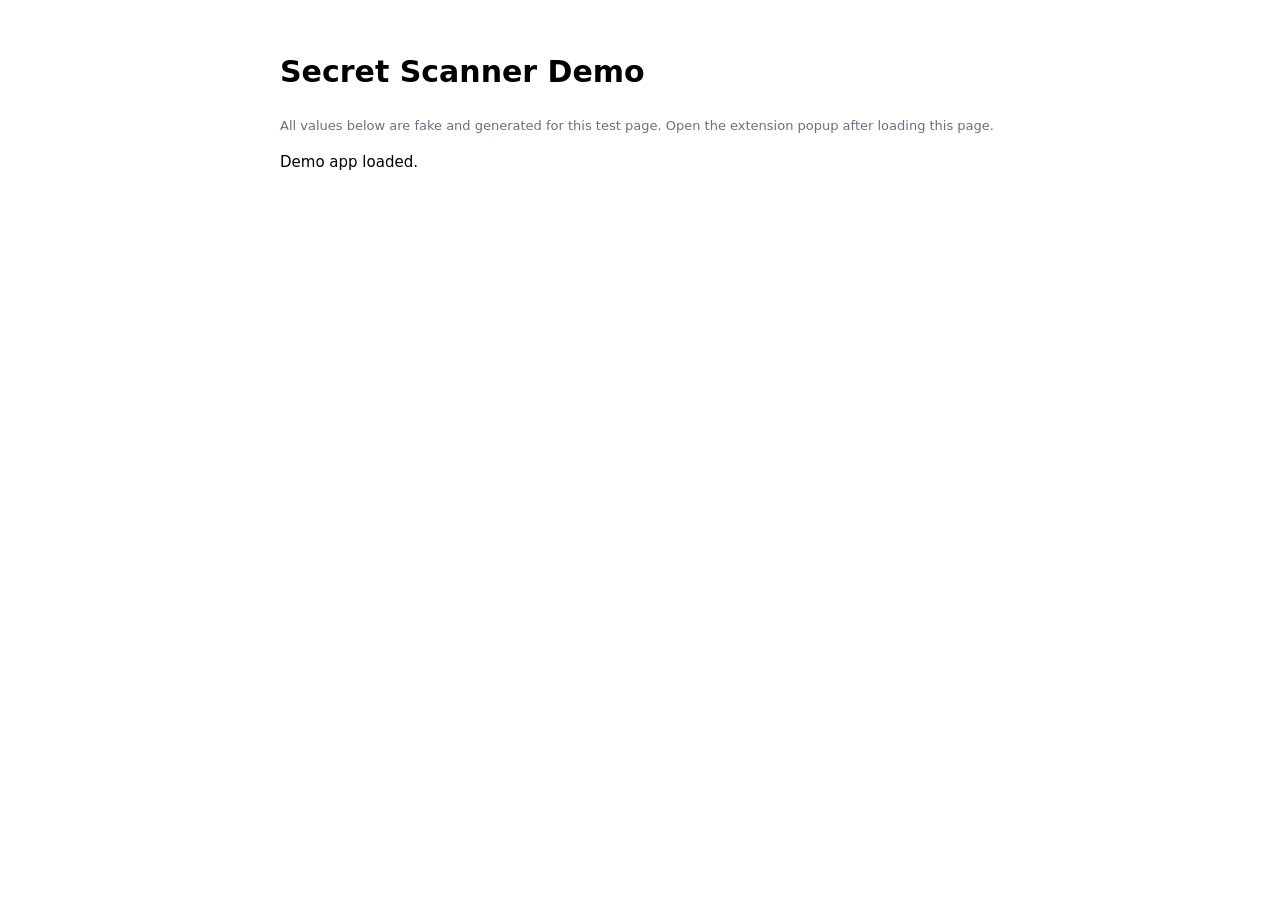
<file: demo/index.html>
<!doctype html>
<html lang="en">
  <head>
    <meta charset="utf-8" />
    <title>Secret Scanner Demo</title>
    <style>
      body { font: 15px/1.6 system-ui, sans-serif; max-width: 720px; margin: 48px auto; padding: 0 20px; }
      code { background: #eef1f7; padding: 1px 5px; border-radius: 4px; }
      .note { color: #667085; font-size: 13px; }
    </style>
  </head>
  <body>
    <h1>Secret Scanner Demo</h1>
    <p class="note">
      All values below are fake and generated for this test page. Open the
      extension popup after loading this page.
    </p>

    <div
      id="app"
      data-api-key="Zx8Qw2Er5Ty9Ui3Op7As"
      data-safe-example="YOUR_API_KEY_HERE_1234567890"
    ></div>

    <script>
      // Fake credentials for scan testing.
      const config = {
        awsAccessKeyId: "AKIAZ7Q2XJ5V4R3T2W1Y",
        awsSecretAccessKey: "abcdefghijklmnopqrstuvwxyz0123456789ABCD",
        stripeSecret: "sk_live_51H8xQ2eZvKYlo2CxAbCdEfGh",
        database: "postgres://admin:hunter2secret@db.demo.internal:5432/app",
        placeholder: "YOUR_API_KEY_HERE_1234567890",
      };
      document.getElementById("app").textContent = "Demo app loaded.";
      console.log(config.database);
    </script>

    <script src="app.js"></script>
  </body>
</html>
</file>
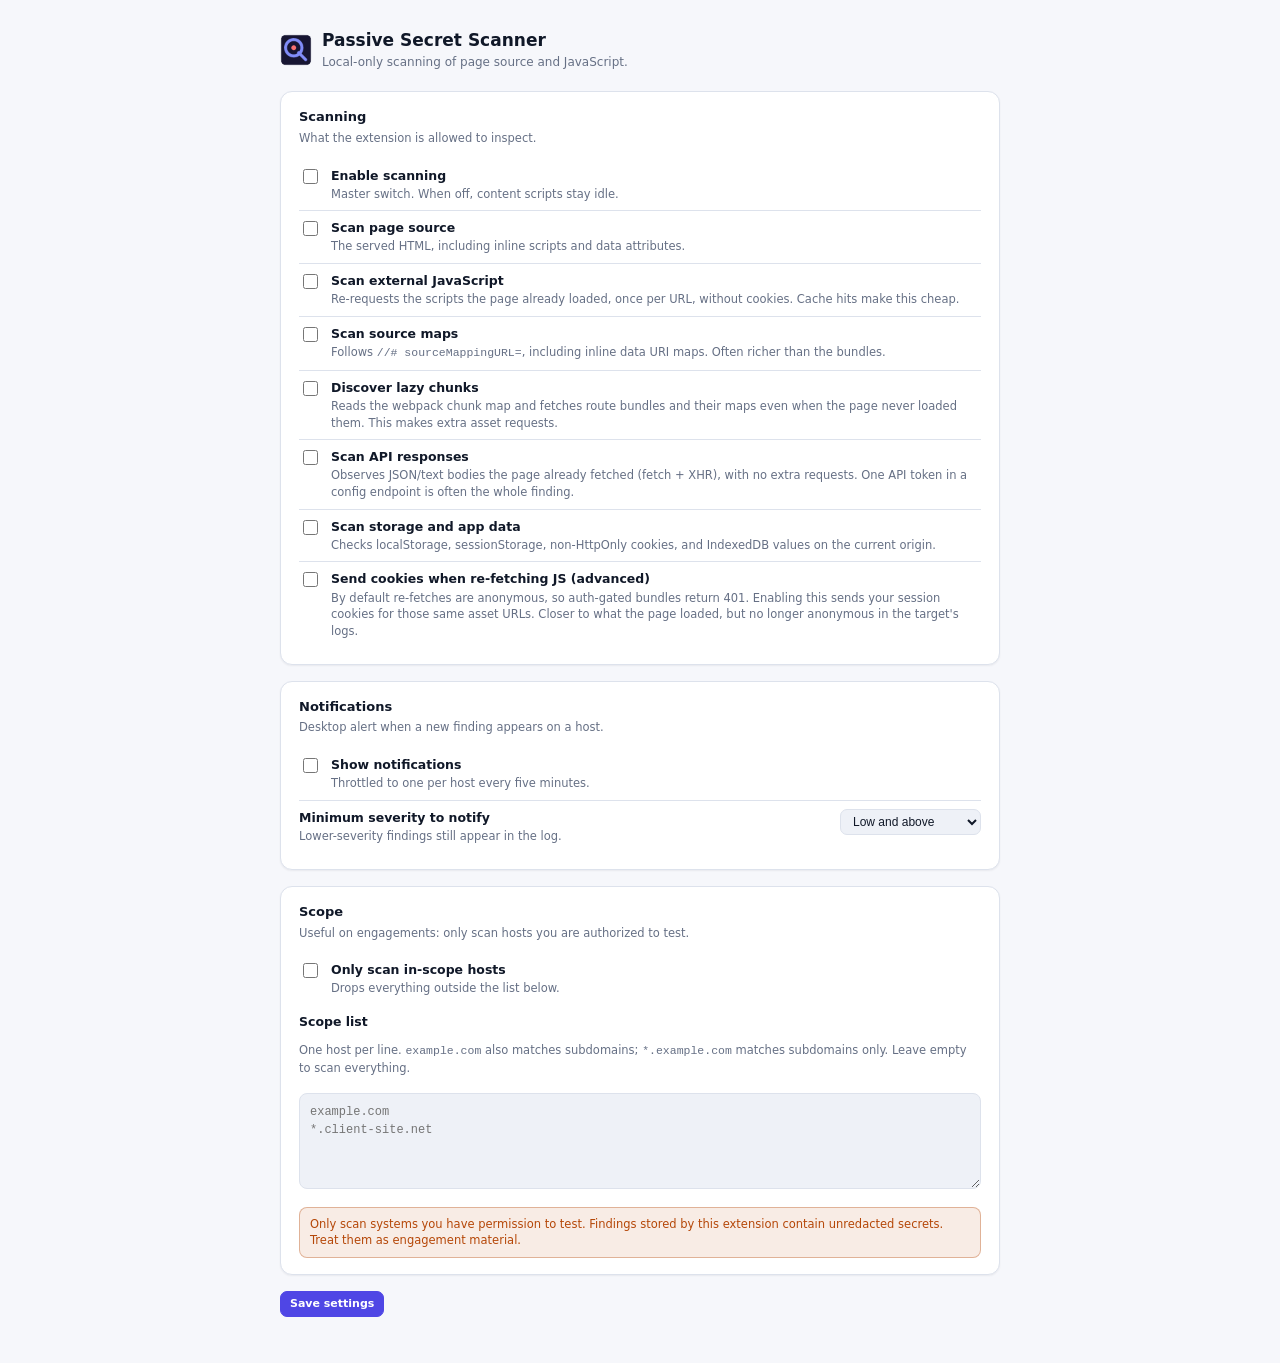
<file: options.html>
<!doctype html>
<html lang="en">
  <head>
    <meta charset="utf-8" />
    <meta name="viewport" content="width=device-width, initial-scale=1" />
    <title>Passive Secret Scanner: Settings</title>
    <link rel="stylesheet" href="ui.css" />
  </head>
  <body class="options">
    <div class="wrap">
      <header>
        <img src="icons/icon48.png" alt="" width="32" height="32" />
        <div>
          <h1>Passive Secret Scanner</h1>
          <p>Local-only scanning of page source and JavaScript.</p>
        </div>
      </header>

      <form id="settings-form" class="section">
        <h2>Scanning</h2>
        <p class="sub">What the extension is allowed to inspect.</p>

        <label class="field">
          <input type="checkbox" id="enabled" />
          <span>
            <span class="label">Enable scanning</span>
            <span class="hint">Master switch. When off, content scripts stay idle.</span>
          </span>
        </label>

        <label class="field">
          <input type="checkbox" id="scanHtml" />
          <span>
            <span class="label">Scan page source</span>
            <span class="hint">The served HTML, including inline scripts and data attributes.</span>
          </span>
        </label>

        <label class="field">
          <input type="checkbox" id="scanExternalJs" />
          <span>
            <span class="label">Scan external JavaScript</span>
            <span class="hint">
              Re-requests the scripts the page already loaded, once per URL, without cookies.
              Cache hits make this cheap.
            </span>
          </span>
        </label>

        <label class="field">
          <input type="checkbox" id="scanSourceMaps" />
          <span>
            <span class="label">Scan source maps</span>
            <span class="hint">Follows <code>//# sourceMappingURL=</code>, including inline data URI maps. Often richer than the bundles.</span>
          </span>
        </label>

        <label class="field">
          <input type="checkbox" id="scanLazyChunks" />
          <span>
            <span class="label">Discover lazy chunks</span>
            <span class="hint">
              Reads the webpack chunk map and fetches route bundles and their maps even
              when the page never loaded them. This makes extra asset requests.
            </span>
          </span>
        </label>

        <label class="field">
          <input type="checkbox" id="scanApiResponses" />
          <span>
            <span class="label">Scan API responses</span>
            <span class="hint">
              Observes JSON/text bodies the page already fetched (fetch + XHR), with no extra
              requests. One API token in a config endpoint is often the whole finding.
            </span>
          </span>
        </label>

        <label class="field">
          <input type="checkbox" id="scanStorage" />
          <span>
            <span class="label">Scan storage and app data</span>
            <span class="hint">
              Checks localStorage, sessionStorage, non-HttpOnly cookies, and IndexedDB
              values on the current origin.
            </span>
          </span>
        </label>

        <label class="field">
          <input type="checkbox" id="fetchWithCredentials" />
          <span>
            <span class="label">Send cookies when re-fetching JS (advanced)</span>
            <span class="hint">
              By default re-fetches are anonymous, so auth-gated bundles return 401. Enabling
              this sends your session cookies for those same asset URLs. Closer to what the
              page loaded, but no longer anonymous in the target's logs.
            </span>
          </span>
        </label>
      </form>

      <section class="section">
        <h2>Notifications</h2>
        <p class="sub">Desktop alert when a new finding appears on a host.</p>
        <label class="field">
          <input type="checkbox" id="notifications" />
          <span>
            <span class="label">Show notifications</span>
            <span class="hint">Throttled to one per host every five minutes.</span>
          </span>
        </label>

        <label class="field">
          <span>
            <span class="label">Minimum severity to notify</span>
            <span class="hint">Lower-severity findings still appear in the log.</span>
          </span>
          <select id="notifyMinSeverity">
            <option value="low">Low and above</option>
            <option value="medium">Medium and above</option>
            <option value="high">High and above</option>
            <option value="critical">Critical only</option>
          </select>
        </label>
      </section>

      <section class="section">
        <h2>Scope</h2>
        <p class="sub">Useful on engagements: only scan hosts you are authorized to test.</p>

        <label class="field">
          <input type="checkbox" id="onlyInScope" />
          <span>
            <span class="label">Only scan in-scope hosts</span>
            <span class="hint">Drops everything outside the list below.</span>
          </span>
        </label>

        <div class="field" style="flex-direction: column; align-items: stretch">
          <span class="label">Scope list</span>
          <span class="hint" style="margin-bottom: 6px">
            One host per line. <code>example.com</code> also matches subdomains;
            <code>*.example.com</code> matches subdomains only. Leave empty to scan everything.
          </span>
          <textarea id="scope" spellcheck="false" placeholder="example.com&#10;*.client-site.net"></textarea>
        </div>

        <p class="warn" style="margin-top: 10px">
          Only scan systems you have permission to test. Findings stored by this extension
          contain unredacted secrets. Treat them as engagement material.
        </p>
      </section>

      <div class="actions-row">
        <button type="submit" class="btn primary" form="settings-form">Save settings</button>
        <span id="status" class="status" role="status"></span>
      </div>
    </div>

    <script src="options.js"></script>
  </body>
</html>
</file>
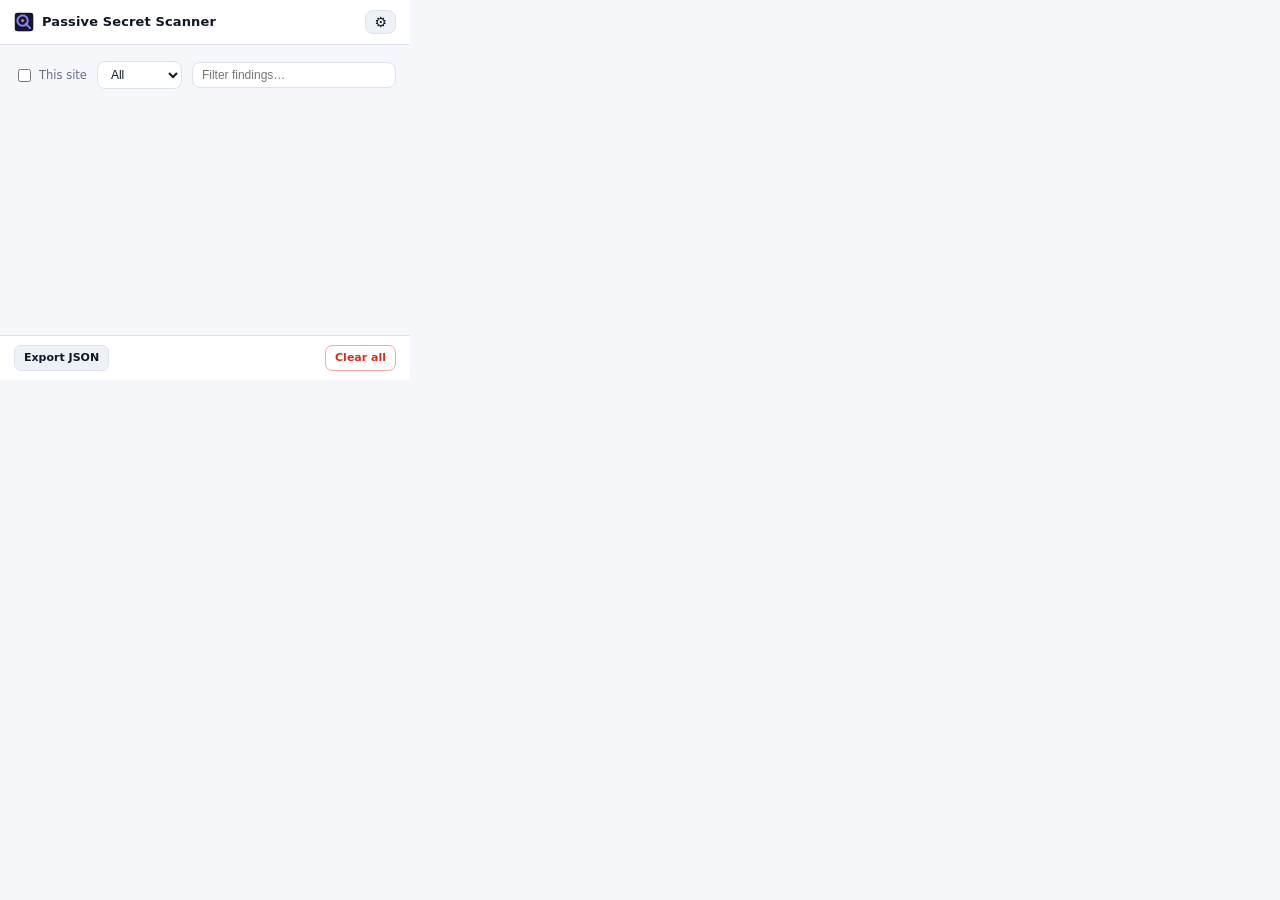
<file: popup.html>
<!doctype html>
<html lang="en">
  <head>
    <meta charset="utf-8" />
    <meta name="viewport" content="width=device-width, initial-scale=1" />
    <title>Passive Secret Scanner</title>
    <link rel="stylesheet" href="ui.css" />
  </head>
  <body class="popup">
    <header class="topbar">
      <div class="brand">
        <img src="icons/icon32.png" alt="" width="20" height="20" />
        <h1>Passive Secret Scanner</h1>
      </div>
      <button id="options" class="icon-btn" title="Settings" aria-label="Settings">&#9881;</button>
    </header>

    <div class="stats" id="stats"></div>
    <div id="banner-slot"></div>

    <div class="toolbar">
      <label class="toggle"><input type="checkbox" id="thisSite" checked /> This site</label>
      <select id="severity" aria-label="Severity filter">
        <option value="all">All</option>
        <option value="medium">Medium+</option>
        <option value="high">High+</option>
        <option value="critical">Critical</option>
      </select>
      <input id="search" type="search" placeholder="Filter findings…" aria-label="Filter findings" />
    </div>

    <main id="list" class="list" aria-live="polite"></main>

    <footer class="footer">
      <button id="export" class="btn">Export JSON</button>
      <button id="clear" class="btn danger">Clear all</button>
    </footer>

    <script src="popup.js"></script>
  </body>
</html>
</file>
<file: ui.css>
:root {
  color-scheme: light dark;
  --bg: #f6f7fb;
  --surface: #ffffff;
  --surface-2: #eef1f7;
  --border: #dde2ec;
  --text: #101828;
  --muted: #667085;
  --accent: #4f46e5;
  --accent-ink: #ffffff;
  --danger: #d92d20;
  --critical: #b42318;
  --high: #d92d20;
  --medium: #b54708;
  --low: #475467;
  --radius: 10px;
  --shadow: 0 1px 2px rgba(16, 24, 40, 0.06);
}

@media (prefers-color-scheme: dark) {
  :root {
    --bg: #0d1117;
    --surface: #161b22;
    --surface-2: #1f2630;
    --border: #2b333f;
    --text: #e6edf3;
    --muted: #8b98a9;
    --accent: #818cf8;
    --accent-ink: #0d1117;
    --danger: #f97066;
    --critical: #f97066;
    --high: #f97066;
    --medium: #fdb022;
    --low: #98a2b3;
    --shadow: 0 1px 2px rgba(0, 0, 0, 0.4);
  }
}

* {
  box-sizing: border-box;
}

body {
  margin: 0;
  font: 13px/1.45 system-ui, -apple-system, "Segoe UI", Roboto, sans-serif;
  color: var(--text);
  background: var(--bg);
  -webkit-font-smoothing: antialiased;
}

h1,
h2,
h3,
p {
  margin: 0;
}

button {
  font: inherit;
}

/* ------------------------------------------------------------- popup shell */

body.popup {
  width: 410px;
  min-height: 380px;
  max-height: 580px;
  display: flex;
  flex-direction: column;
  overflow: hidden;
}

.topbar {
  display: flex;
  align-items: center;
  justify-content: space-between;
  padding: 10px 14px;
  border-bottom: 1px solid var(--border);
  background: var(--surface);
}

.brand {
  display: flex;
  align-items: center;
  gap: 8px;
}

.brand img {
  border-radius: 5px;
}

.brand h1 {
  font-size: 13px;
  font-weight: 650;
  letter-spacing: 0.01em;
}

.icon-btn {
  border: 1px solid var(--border);
  background: var(--surface-2);
  color: var(--text);
  border-radius: 8px;
  padding: 4px 8px;
  cursor: pointer;
  line-height: 1;
  font-size: 14px;
}

.icon-btn:hover {
  border-color: var(--accent);
}

.stats {
  display: flex;
  flex-wrap: wrap;
  align-items: center;
  gap: 6px;
  padding: 8px 14px 0;
}

.pill {
  display: inline-flex;
  align-items: center;
  gap: 4px;
  padding: 2px 8px;
  border-radius: 999px;
  background: var(--surface-2);
  color: var(--muted);
  font-size: 11px;
  font-weight: 550;
  border: 1px solid var(--border);
}

.pill.alert {
  color: var(--danger);
  border-color: color-mix(in srgb, var(--danger) 35%, transparent);
  background: color-mix(in srgb, var(--danger) 10%, transparent);
}

.banner {
  margin: 8px 14px 0;
  padding: 7px 10px;
  border-radius: 8px;
  font-size: 11.5px;
  background: color-mix(in srgb, var(--medium) 12%, transparent);
  border: 1px solid color-mix(in srgb, var(--medium) 40%, transparent);
  color: var(--medium);
}

.toolbar {
  display: flex;
  align-items: center;
  gap: 10px;
  padding: 8px 14px;
}

.toolbar .toggle {
  display: inline-flex;
  align-items: center;
  gap: 5px;
  font-size: 11.5px;
  color: var(--muted);
  white-space: nowrap;
  cursor: pointer;
}

.toolbar input[type="search"],
.toolbar select {
  padding: 5px 9px;
  border: 1px solid var(--border);
  border-radius: 8px;
  background: var(--surface);
  color: var(--text);
  font-size: 12px;
}

.toolbar select {
  padding-right: 4px;
  cursor: pointer;
}

.toolbar input[type="search"] {
  flex: 1;
  min-width: 0;
}

.toolbar input[type="search"]:focus {
  outline: 2px solid color-mix(in srgb, var(--accent) 45%, transparent);
  outline-offset: 1px;
}

.list {
  flex: 1;
  overflow-y: auto;
  padding: 4px 12px 12px;
  display: flex;
  flex-direction: column;
  gap: 9px;
}

.empty {
  margin: 28px auto;
  max-width: 280px;
  text-align: center;
  color: var(--muted);
  font-size: 12px;
  line-height: 1.6;
}

.empty strong {
  display: block;
  color: var(--text);
  font-size: 13px;
  margin-bottom: 4px;
}

/* ---------------------------------------------------------------- findings */

.finding {
  background: var(--surface);
  border: 1px solid var(--border);
  border-radius: var(--radius);
  padding: 9px 10px;
  box-shadow: var(--shadow);
}

.finding-head {
  display: flex;
  align-items: center;
  flex-wrap: wrap;
  gap: 6px;
}

.rule {
  font-size: 12.5px;
  font-weight: 620;
  flex: 1;
  min-width: 120px;
}

.sev {
  font-size: 9.5px;
  font-weight: 700;
  letter-spacing: 0.04em;
  text-transform: uppercase;
  padding: 1.5px 6px;
  border-radius: 5px;
  border: 1px solid transparent;
}

.sev.critical {
  color: var(--critical);
  background: color-mix(in srgb, var(--critical) 12%, transparent);
  border-color: color-mix(in srgb, var(--critical) 35%, transparent);
}

.sev.high {
  color: var(--high);
  background: color-mix(in srgb, var(--high) 10%, transparent);
  border-color: color-mix(in srgb, var(--high) 30%, transparent);
}

.sev.medium {
  color: var(--medium);
  background: color-mix(in srgb, var(--medium) 12%, transparent);
  border-color: color-mix(in srgb, var(--medium) 35%, transparent);
}

.sev.low {
  color: var(--low);
  background: var(--surface-2);
  border-color: var(--border);
}

.chip {
  font-size: 9.5px;
  font-weight: 600;
  letter-spacing: 0.03em;
  color: var(--muted);
  background: var(--surface-2);
  border: 1px solid var(--border);
  border-radius: 5px;
  padding: 1.5px 5px;
}

.meta {
  margin-top: 4px;
  font-size: 10.5px;
  color: var(--muted);
  overflow: hidden;
  text-overflow: ellipsis;
  white-space: nowrap;
}

.snippet,
.secret {
  margin: 7px 0 0;
  padding: 6px 8px;
  border-radius: 7px;
  background: var(--surface-2);
  font: 10.5px/1.5 ui-monospace, "SF Mono", "Cascadia Mono", Menlo, Consolas, monospace;
  white-space: pre-wrap;
  word-break: break-all;
  max-height: 96px;
  overflow: auto;
}

.secret {
  border-left: 3px solid var(--accent);
  color: var(--text);
}

.card-actions {
  display: flex;
  flex-wrap: wrap;
  gap: 5px;
  margin-top: 7px;
}

.btn {
  border: 1px solid var(--border);
  background: var(--surface-2);
  color: var(--text);
  border-radius: 7px;
  padding: 4px 9px;
  font-size: 11px;
  font-weight: 550;
  cursor: pointer;
  transition: border-color 0.12s, background 0.12s;
}

.btn:hover {
  border-color: var(--accent);
}

.btn.small {
  padding: 3px 7px;
  font-size: 10.5px;
}

.btn.primary {
  background: var(--accent);
  border-color: var(--accent);
  color: var(--accent-ink);
}

.btn.primary:hover {
  filter: brightness(1.08);
}

.btn.danger {
  color: var(--danger);
  border-color: color-mix(in srgb, var(--danger) 40%, transparent);
  background: transparent;
}

.btn.danger:hover {
  background: color-mix(in srgb, var(--danger) 10%, transparent);
  border-color: var(--danger);
}

.footer {
  display: flex;
  align-items: center;
  justify-content: space-between;
  gap: 8px;
  padding: 9px 14px;
  border-top: 1px solid var(--border);
  background: var(--surface);
}

/* ---------------------------------------------------------------- options */

body.options {
  background: var(--bg);
  padding: 28px 20px 48px;
}

.wrap {
  max-width: 720px;
  margin: 0 auto;
  display: flex;
  flex-direction: column;
  gap: 16px;
}

.wrap > header {
  display: flex;
  align-items: center;
  gap: 10px;
  margin-bottom: 4px;
}

.wrap > header img {
  border-radius: 8px;
}

.wrap > header h1 {
  font-size: 17px;
  font-weight: 680;
}

.wrap > header p {
  color: var(--muted);
  font-size: 12px;
  margin-top: 1px;
}

.section {
  background: var(--surface);
  border: 1px solid var(--border);
  border-radius: 12px;
  padding: 16px 18px;
  box-shadow: var(--shadow);
}

.section h2 {
  font-size: 13px;
  font-weight: 650;
  margin-bottom: 3px;
}

.section > p.sub {
  color: var(--muted);
  font-size: 11.5px;
  margin-bottom: 12px;
}

.field {
  display: flex;
  align-items: flex-start;
  gap: 10px;
  padding: 8px 0;
  border-top: 1px solid var(--border);
}

.field:first-of-type {
  border-top: 0;
}

.field input[type="checkbox"] {
  margin-top: 2px;
  accent-color: var(--accent);
  width: 15px;
  height: 15px;
  flex: none;
}

.field select {
  margin-left: auto;
  padding: 4px 8px;
  border: 1px solid var(--border);
  border-radius: 7px;
  background: var(--surface-2);
  color: var(--text);
  font-size: 12px;
  cursor: pointer;
}

.field .label {
  display: block;
  font-size: 12.5px;
  font-weight: 550;
}

.field .hint {
  display: block;
  color: var(--muted);
  font-size: 11.5px;
  margin-top: 1px;
}

textarea {
  width: 100%;
  min-height: 96px;
  resize: vertical;
  padding: 9px 10px;
  border: 1px solid var(--border);
  border-radius: 8px;
  background: var(--surface-2);
  color: var(--text);
  font: 12px/1.5 ui-monospace, "SF Mono", Menlo, Consolas, monospace;
}

textarea:focus {
  outline: 2px solid color-mix(in srgb, var(--accent) 45%, transparent);
  outline-offset: 1px;
}

.actions-row {
  display: flex;
  align-items: center;
  gap: 10px;
}

.status {
  font-size: 11.5px;
  color: var(--accent);
  min-height: 16px;
}

.warn {
  font-size: 11.5px;
  color: var(--medium);
  background: color-mix(in srgb, var(--medium) 10%, transparent);
  border: 1px solid color-mix(in srgb, var(--medium) 35%, transparent);
  border-radius: 8px;
  padding: 8px 10px;
}
</file>
